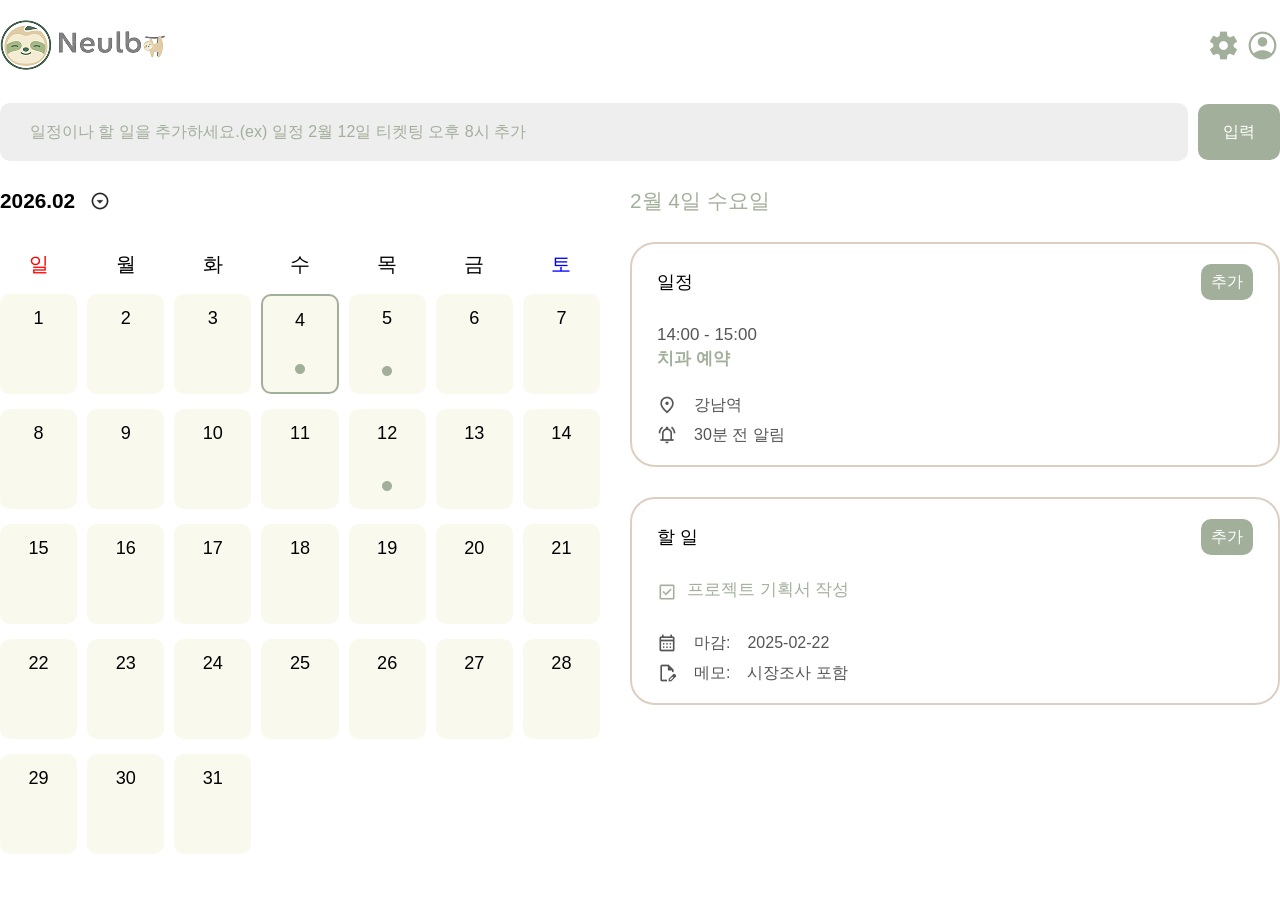
<file: index.html>
<!DOCTYPE html>
<html lang="en">
<head>
    <meta charset="UTF-8">
    <meta name="viewport" content="width=device-width, initial-scale=1.0">

    <!-- 파비콘&글꼴 -->
    <link rel="shortcut icon" href="./images/fabicon.png" type="iamge/x-icon">
    <link rel="icon" href="./images/fabicon.png" type="image/x-icon">
    <href="https://cdn.jsdelivr.net/gh/orioncactus/pretendard@v1.3.9/dist/web/static/pretendard-dynamic-subset.min.css"></href>

    <!-- 디자인파일 -->
    <link rel="stylesheet" href="./styles/reset.css">
    <link rel="stylesheet" href="./styles/index.css">
    <link rel="stylesheet" href="./styles/responsive.css">

    <!-- 스크립트 -->
    <script src="./script/index.js" defer></script>
    <title>Planer | 늘보</title>
</head>
<body>
    <main>
        <header>
            <h1><a href="./intdex.html"><img src="./images/logo.png" alt="늘보"></a></h1>
            <nav class="nav_r">
                <a href="#"><img src="./images/setting_btn.png" alt="설정"></a>
                <a href="#" class="profile"><img src="./images/profile.png" alt="프로필설정"></a>
                <!-- 프로필설정 드롭다운 -->
                <div class="profile_drop">
                    <a href="#"><span>UserName</span></a>
                    <a href="./profile.html"><span>프로필 설정</span></a>
                    <a href="./login.html"><span>로그인</span></a>
                </div>
            </nav>
        </header>

        <!-- 인풋 입력창 -->
        <section class="input">
            <p class="input_txt"><input type="text" name="user_txt" class="user_txt" placeholder="일정이나 할 일을 추가하세요.(ex) 일정 2월 12일 티켓팅 오후 8시 추가"></p>
            <p class="input_btn"><button type="button" class="btn">입력</button></p>
        </section>

        <!-- 메인 컨텐츠 -->
        <section class="main">
            <div class="left_cal">
                <div class="month_drop">
                    <h2>2026.02</h2>
                    <a href="#" class="month_down"><img src="./images/calender_down.png" alt=""></a>
                    <!-- left 캘린더 드롭다운js -->
                    <div class="minical_bg">
                        <div class="left_minical">
                            <div class="calender_header">
                                <div class="cal_left">
                                    <span class="year_month">2026년 <em>2</em>월</span>
                                    <span><img src="./images/celender_down.png" alt="캘린더 화살표"></span>
                                </div>
                                <div class="cal_right">
                                    <button><img src="./images/cel_left.png" alt="전월 이동"></button>
                                    <button><img src="./images/cel_right.png" alt="익월 이동"></button>
                                </div>
                            </div>
                            <div class="calender_wrap">
                                <ul class="week">
                                    <li class="sun">일</li>
                                    <li>월</li>
                                    <li>화</li>
                                    <li>수</li>
                                    <li>목</li>
                                    <li>금</li>
                                    <li class="sat">토</li>
                                </ul>
                                <ul class="day">
                                    <a href="#" class="mini_day">
                                        <li>1</li>
                                    </a>
                                    <a href="#" class="mini_day">
                                        <li>2</li>
                                    </a>
                                    <a href="#" class="mini_day">
                                        <li>3</li>
                                    </a>
                                    <a href="#" class="mini_day">
                                        <li>4</li>
                                    </a>
                                    <a href="#" class="mini_day">
                                        <li>5</li>
                                    </a>
                                    <a href="#" class="mini_day">
                                        <li>6</li>
                                    </a>
                                    <a href="#" class="mini_day">
                                        <li>7</li>
                                    </a>
                                    <a href="#" class="mini_day">
                                        <li>8</li>
                                    </a>
                                    <a href="#" class="mini_day">
                                        <li>9</li>
                                    </a>
                                    <a href="#" class="mini_day">
                                        <li>10</li>
                                    </a>
                                    <a href="#" class="mini_day">
                                        <li>11</li>
                                    </a>
                                    <a href="#" class="mini_day">
                                        <li>12</li>
                                    </a>
                                    <a href="#" class="mini_day">
                                        <li>13</li>
                                    </a>
                                    <a href="#" class="mini_day">
                                        <li>14</li>
                                    </a>
                                    <a href="#" class="mini_day">
                                        <li>15</li>
                                    </a>
                                    <a href="#" class="mini_day">
                                        <li>16</li>
                                    </a>
                                    <a href="#" class="mini_day">
                                        <li>17</li>
                                    </a>
                                    <a href="#" class="mini_day">
                                        <li>18</li>
                                    </a>
                                    <a href="#" class="mini_day">
                                        <li>19</li>
                                    </a>
                                    <a href="#" class="mini_day">
                                        <li>20</li>
                                    </a>
                                    <a href="#" class="mini_day">
                                        <li>21</li>
                                    </a>
                                    <a href="#" class="mini_day">
                                        <li>22</li>
                                    </a>
                                    <a href="#" class="mini_day">
                                        <li>23</li>
                                    </a>
                                    <a href="#" class="mini_day">
                                        <li>24</li>
                                    </a>
                                    <a href="#" class="mini_day">
                                        <li>25</li>
                                    </a>
                                    <a href="#" class="mini_day">
                                        <li>26</li>
                                    </a>
                                    <a href="#" class="mini_day">
                                        <li>27</li>
                                    </a>
                                    <a href="#" class="mini_day">
                                        <li>28</li>
                                    </a>
                                    <a href="#" class="mini_day">
                                        <li>29</li>
                                    </a>
                                    <a href="#" class="mini_day">
                                        <li>30</li>
                                    </a>
                                    <a href="#" class="mini_day">
                                        <li>31</li>
                                    </a>
                                </ul>
                            </div>
                        </div>
                    </div>
                </div>
                <!-- 왼쪽 큰 캘린더 -->
                <div class="calender">
                    <ul class="day_week">
                        <li>일</li>
                        <li>월</li>
                        <li>화</li>
                        <li>수</li>
                        <li>목</li>
                        <li>금</li>
                        <li>토</li>
                    </ul>
                    <ul class="day_num">
                        <a href="#" class="day_wrap">
                            <li class="day">
                                <span>1</span>
                                <span><!-- <img src="./images/active_on.png" alt=""> --></p>
                            </li>
                        </a>
                        <a href="#" class="day_wrap">
                            <li class="day">
                                <span>2</span>
                                <span><!-- <img src="./images/active_on.png" alt=""> --></p>
                            </li>
                        </a>
                        <a href="#" class="day_wrap">
                            <li class="day">
                                <span>3</span>
                                <span><!-- <img src="./images/active_on.png" alt=""> --></p>
                            </li>
                        </a>
                        <a href="#" class="day_wrap active">
                            <li class="day">
                                <span>4</span>
                                <span><img src="./images/active_on.png" alt=""></p>
                            </li>
                        </a>
                        <a href="#" class="day_wrap">
                            <li class="day">
                                <span>5</span>
                                <span><img src="./images/active_on.png" alt=""></p>
                            </li>
                        </a>
                        <a href="#" class="day_wrap">
                            <li class="day">
                                <span>6</span>
                                <span><!-- <img src="./images/active_on.png" alt=""> --></p>
                            </li>
                        </a>
                        <a href="#" class="day_wrap">
                            <li class="day">
                                <span>7</span>
                                <span><!-- <img src="./images/active_on.png" alt=""> --></p>
                            </li>
                        </a>
                        <a href="#" class="day_wrap">
                            <li class="day">
                                <span>8</span>
                                <span><!-- <img src="./images/active_on.png" alt=""> --></p>
                            </li>
                        </a>
                        <a href="#" class="day_wrap">
                            <li class="day">
                                <span>9</span>
                                <span><!-- <img src="./images/active_on.png" alt=""> --></p>
                            </li>
                        </a>
                        <a href="#" class="day_wrap">
                            <li class="day">
                                <span>10</span>
                                <span><!-- <img src="./images/active_on.png" alt=""> --></p>
                            </li>
                        </a>
                        <a href="#" class="day_wrap">
                            <li class="day">
                                <span>11</span>
                                <span><!-- <img src="./images/active_on.png" alt=""> --></p>
                            </li>
                        </a>
                        <a href="#" class="day_wrap">
                            <li class="day">
                                <span>12</span>
                                <span><img src="./images/active_on.png" alt=""></p>
                            </li>
                        </a>
                        <a href="#" class="day_wrap">
                            <li class="day">
                                <span>13</span>
                                <span><!-- <img src="./images/active_on.png" alt=""> --></p>
                            </li>
                        </a>
                        <a href="#" class="day_wrap">
                            <li class="day">
                                <span>14</span>
                                <span><!-- <img src="./images/active_on.png" alt=""> --></p>
                            </li>
                        </a>
                        <a href="#" class="day_wrap">
                            <li class="day">
                                <span>15</span>
                                <span><!-- <img src="./images/active_on.png" alt=""> --></p>
                            </li>
                        </a>
                        <a href="#" class="day_wrap">
                            <li class="day">
                                <span>16</span>
                                <span><!-- <img src="./images/active_on.png" alt=""> --></p>
                            </li>
                        </a>
                        <a href="#" class="day_wrap">
                            <li class="day">
                                <span>17</span>
                                <span><!-- <img src="./images/active_on.png" alt=""> --></p>
                            </li>
                        </a>
                        <a href="#" class="day_wrap">
                            <li class="day">
                                <span>18</span>
                                <span><!-- <img src="./images/active_on.png" alt=""> --></p>
                            </li>
                        </a>
                        <a href="#" class="day_wrap">
                            <li class="day">
                                <span>19</span>
                                <span><!-- <img src="./images/active_on.png" alt=""> --></p>
                            </li>
                        </a>
                        <a href="#" class="day_wrap">
                            <li class="day">
                                <span>20</span>
                                <span><!-- <img src="./images/active_on.png" alt=""> --></p>
                            </li>
                        </a>
                        <a href="#" class="day_wrap">
                            <li class="day">
                                <span>21</span>
                                <span><!-- <img src="./images/active_on.png" alt=""> --></p>
                            </li>
                        </a>
                        <a href="#" class="day_wrap">
                            <li class="day">
                                <span>22</span>
                                <span><!-- <img src="./images/active_on.png" alt=""> --></p>
                            </li>
                        </a>
                        <a href="#" class="day_wrap">
                            <li class="day">
                                <span>23</span>
                                <span><!-- <img src="./images/active_on.png" alt=""> --></p>
                            </li>
                        </a>
                        <a href="#" class="day_wrap">
                            <li class="day">
                                <span>24</span>
                                <span><!-- <img src="./images/active_on.png" alt=""> --></p>
                            </li>
                        </a>
                        <a href="#" class="day_wrap">
                            <li class="day">
                                <span>25</span>
                                <span><!-- <img src="./images/active_on.png" alt=""> --></p>
                            </li>
                        </a>
                        <a href="#" class="day_wrap">
                            <li class="day">
                                <span>26</span>
                                <span><!-- <img src="./images/active_on.png" alt=""> --></p>
                            </li>
                        </a>
                        <a href="#" class="day_wrap">
                            <li class="day">
                                <span>27</span>
                                <span><!-- <img src="./images/active_on.png" alt=""> --></p>
                            </li>
                        </a>
                        <a href="#" class="day_wrap">
                            <li class="day">
                                <span>28</span>
                                <span><!-- <img src="./images/active_on.png" alt=""> --></p>
                            </li>
                        </a>
                        <a href="#" class="day_wrap">
                            <li class="day">
                                <span>29</span>
                                <span><!-- <img src="./images/active_on.png" alt=""> --></p>
                            </li>
                        </a>
                        <a href="#" class="day_wrap">
                            <li class="day">
                                <span>30</span>
                                <span><!-- <img src="./images/active_on.png" alt=""> --></p>
                            </li>
                        </a>
                        <a href="#" class="day_wrap">
                            <li class="day">
                                <span>31</span>
                                <span><!-- <img src="./images/active_on.png" alt=""> --></p>
                            </li>
                        </a>
                    </ul>
                </div>
            </div>
            <div class="right_card">
                <h2>2월 4일 수요일</h2>
                <div class="card card1">
                    <div class="card_title">
                        <h3>일정</h3>
                        <p><button type="button" class="add js_add1">추가</button></p>
                    </div>
                    <div class="contents">
                        <p class="time">14:00 - 15:00</p>
                        <p class="card_name">치과 예약</p>
                    </div>
                    <div class="card_info">
                        <p class="place">
                            <span><img src="./images/place_on.png" alt=""></span>
                            <span>강남역</span>
                        </p>
                        <p class="alarm">
                            <span><img src="./images/alarm_active.png" alt=""></span>
                            <span>30분 전 알림</span>
                        </p>
                    </div>
                </div>
                <div class="card card2">
                    <div class="card_title">
                        <h3>할 일</h3>
                        <p><button type="button" class="add js_add2">추가</button></p>
                    </div>
                    <div class="contents">
                        <p class="card_name">
                            <span class="check_box"><img src="./images/check_on.png" alt=""></span>
                            프로젝트 기획서 작성
                        </p>
                    </div>
                    <div class="card_info">
                        <p class="deadline">
                            <span><img src="./images/calendar.png" alt=""></span>
                            <span><em>마감:</em>2025-02-22</span>
                        </p>
                        <p class="memo">
                            <span><img src="./images/memo.png" alt=""></span>
                            <span><em>메모:</em>시장조사 포함</span>
                        </p>
                    </div>
                </div>
            </div>
            <!-- 일정카드 '추가' 버튼 클릭하면 실행되는 팝업 -->
            <div class="add_bg"> <!-- 투명배경 fixed -->
                <div class="add_wrap "> <!-- 일정배경 -->
                    <a href="#" class="plan_close"><img src="./images/close.png" alt="창 닫기 "></a>
                    <p>일정 | 신규</p>
                    <div class="plan_title">
                        <p class="input_txt"><input type="text" name="user_txt" class="user_txt" placeholder="일정을 추가하세요."></p>
                        <p class="input_btn"><button type="button" class="btn">추가</button></p>
                    </div>
                    <div class="plan_contents">
                        <div class="day_state">
                            <p>하루종일</p>
                            <input type="checkbox" name="day_on" id="day_on">
                            <label for="day_on">
                                <span class="switch"></span>
                                <span class="switch_state"></span>
                            </label>
                        </div>
                        <div class="start">
                            <p>시작</p>
                            <div class="start_date">
                                <a href="#" class=""><span class="date tab_date1 tab_active">2026. 2. 4</span></a>
                                <a href="#" class=""><span class="tab_time1 time"><em>오전</em> 11:00</span></a>
                            </div>
                        </div>
                        <!-- '시작' 날짜 클릭 시, 출력되는 달력  -->
                        <div class="calender_bg start_cal">
                            <div class="plan_cal">
                                <div class="calender_header">
                                    <div class="cal_left">
                                        <span class="year_month">2026년 <em>2</em>월</span>
                                        <span><img src="./images/celender_down.png" alt="캘린더 화살표"></span>
                                    </div>
                                    <div class="cal_right">
                                        <button><img src="./images/cel_left.png" alt="전월 이동"></button>
                                        <button><img src="./images/cel_right.png" alt="익월 이동"></button>
                                    </div>
                                </div>
                                <div class="calender2">
                                    <ul class="week">
                                        <li class="sun">일</li>
                                        <li>월</li>
                                        <li>화</li>
                                        <li>수</li>
                                        <li>목</li>
                                        <li>금</li>
                                        <li class="sat">토</li>
                                    </ul>
                                    <ul class="day">
                                        <a href="#" class="mini_day">
                                            <li>1</li>
                                        </a>
                                        <a href="#" class="mini_day">
                                            <li>2</li>
                                        </a>
                                        <a href="#" class="mini_day">
                                            <li>3</li>
                                        </a>
                                        <a href="#" class="mini_day selected">
                                            <li>4</li>
                                        </a>
                                        <a href="#" class="mini_day">
                                            <li>5</li>
                                        </a>
                                        <a href="#" class="mini_day">
                                            <li>6</li>
                                        </a>
                                        <a href="#" class="mini_day">
                                            <li>7</li>
                                        </a>
                                        <a href="#" class="mini_day">
                                            <li>8</li>
                                        </a>
                                        <a href="#" class="mini_day">
                                            <li>9</li>
                                        </a>
                                        <a href="#" class="mini_day">
                                            <li>10</li>
                                        </a>
                                        <a href="#" class="mini_day">
                                            <li>11</li>
                                        </a>
                                        <a href="#" class="mini_day">
                                            <li>12</li>
                                        </a>
                                        <a href="#" class="mini_day">
                                            <li>13</li>
                                        </a>
                                        <a href="#" class="mini_day">
                                            <li>14</li>
                                        </a>
                                        <a href="#" class="mini_day">
                                            <li>15</li>
                                        </a>
                                        <a href="#" class="mini_day">
                                            <li>16</li>
                                        </a>
                                        <a href="#" class="mini_day">
                                            <li>17</li>
                                        </a>
                                        <a href="#" class="mini_day">
                                            <li>18</li>
                                        </a>
                                        <a href="#" class="mini_day">
                                            <li>19</li>
                                        </a>
                                        <a href="#" class="mini_day">
                                            <li>20</li>
                                        </a>
                                        <a href="#" class="mini_day">
                                            <li>21</li>
                                        </a>
                                        <a href="#" class="mini_day">
                                            <li>22</li>
                                        </a>
                                        <a href="#" class="mini_day">
                                            <li>23</li>
                                        </a>
                                        <a href="#" class="mini_day">
                                            <li>24</li>
                                        </a>
                                        <a href="#" class="mini_day">
                                            <li>25</li>
                                        </a>
                                        <a href="#" class="mini_day">
                                            <li>26</li>
                                        </a>
                                        <a href="#" class="mini_day">
                                            <li>27</li>
                                        </a>
                                        <a href="#" class="mini_day">
                                            <li>28</li>
                                        </a>
                                        <a href="#" class="mini_day">
                                            <li>29</li>
                                        </a>
                                        <a href="#" class="mini_day">
                                            <li>30</li>
                                        </a>
                                        <a href="#" class="mini_day">
                                            <li>31</li>
                                        </a>
                                    </ul>
                                </div>
                            </div>
                        </div>
                        <!-- '시작' 시간 클릭 시, 출력되는 타임피커 -->
                        <div class="picker_bg start_time">
                            <div class="time_picker">
                                <div class="time_wheel">
                                    <!-- 윗줄 -->
                                    <div class="row dim">
                                        <span class="ampm">AM</span>
                                        <span>05</span>
                                        <span>55</span>
                                    </div>

                                    <!-- 선택 줄 -->
                                    <div class="row select_time">
                                        PM
                                        <span>06</span>
                                        <span>00</span>
                                    </div>

                                    <!-- 아랫줄 -->
                                    <div class="row dim">
                                        AM
                                        <span>07</span>
                                        <span>05</span>
                                    </div>
                                </div>
                            </div>
                        </div>
                        <div class="end">
                            <p>종료</p>
                            <div class="start_date">
                                <a href="#"><span class="date tab_date2 tab_active">2026. 2. 5</span></a>
                                <a href="#"><span class="time tab_time2"><em>오후</em> 12:00</span></a>
                            </div>
                        </div>
                        <!-- '종료' 날짜 클릭 시, 출력되는 달력  -->
                        <div class="calender_bg end_cal">
                            <div class="plan_cal">
                                <div class="calender_header">
                                    <div class="cal_left">
                                        <span class="year_month">2026년 <em>2</em>월</span>
                                        <span><img src="./images/celender_down.png" alt="캘린더 화살표"></span>
                                    </div>
                                    <div class="cal_right">
                                        <button><img src="./images/cel_left.png" alt="전월 이동"></button>
                                        <button><img src="./images/cel_right.png" alt="익월 이동"></button>
                                    </div>
                                </div>
                                <div class="calender2">
                                    <ul class="week">
                                        <li class="sun">일</li>
                                        <li>월</li>
                                        <li>화</li>
                                        <li>수</li>
                                        <li>목</li>
                                        <li>금</li>
                                        <li class="sat">토</li>
                                    </ul>
                                    <ul class="day">
                                        <a href="#" class="mini_day">
                                            <li>1</li>
                                        </a>
                                        <a href="#" class="mini_day">
                                            <li>2</li>
                                        </a>
                                        <a href="#" class="mini_day">
                                            <li>3</li>
                                        </a>
                                        <a href="#" class="mini_day selected">
                                            <li>4</li>
                                        </a>
                                        <a href="#" class="mini_day">
                                            <li>5</li>
                                        </a>
                                        <a href="#" class="mini_day">
                                            <li>6</li>
                                        </a>
                                        <a href="#" class="mini_day">
                                            <li>7</li>
                                        </a>
                                        <a href="#" class="mini_day">
                                            <li>8</li>
                                        </a>
                                        <a href="#" class="mini_day">
                                            <li>9</li>
                                        </a>
                                        <a href="#" class="mini_day">
                                            <li>10</li>
                                        </a>
                                        <a href="#" class="mini_day">
                                            <li>11</li>
                                        </a>
                                        <a href="#" class="mini_day">
                                            <li>12</li>
                                        </a>
                                        <a href="#" class="mini_day">
                                            <li>13</li>
                                        </a>
                                        <a href="#" class="mini_day">
                                            <li>14</li>
                                        </a>
                                        <a href="#" class="mini_day">
                                            <li>15</li>
                                        </a>
                                        <a href="#" class="mini_day">
                                            <li>16</li>
                                        </a>
                                        <a href="#" class="mini_day">
                                            <li>17</li>
                                        </a>
                                        <a href="#" class="mini_day">
                                            <li>18</li>
                                        </a>
                                        <a href="#" class="mini_day">
                                            <li>19</li>
                                        </a>
                                        <a href="#" class="mini_day">
                                            <li>20</li>
                                        </a>
                                        <a href="#" class="mini_day">
                                            <li>21</li>
                                        </a>
                                        <a href="#" class="mini_day">
                                            <li>22</li>
                                        </a>
                                        <a href="#" class="mini_day">
                                            <li>23</li>
                                        </a>
                                        <a href="#" class="mini_day">
                                            <li>24</li>
                                        </a>
                                        <a href="#" class="mini_day">
                                            <li>25</li>
                                        </a>
                                        <a href="#" class="mini_day">
                                            <li>26</li>
                                        </a>
                                        <a href="#" class="mini_day">
                                            <li>27</li>
                                        </a>
                                        <a href="#" class="mini_day">
                                            <li>28</li>
                                        </a>
                                        <a href="#" class="mini_day">
                                            <li>29</li>
                                        </a>
                                        <a href="#" class="mini_day">
                                            <li>30</li>
                                        </a>
                                        <a href="#" class="mini_day">
                                            <li>31</li>
                                        </a>
                                    </ul>
                                </div>
                            </div>
                        </div>
                        <div class="picker_bg end_time">
                            <div class="time_picker">
                                <div class="time_wheel">
                                    <!-- 윗줄 -->
                                    <div class="row dim">
                                        <span class="ampm">AM</span>
                                        <span>05</span>
                                        <span>55</span>
                                    </div>

                                    <!-- 선택 줄 -->
                                    <div class="row select_time">
                                        PM
                                        <span>06</span>
                                        <span>00</span>
                                    </div>

                                    <!-- 아랫줄 -->
                                    <div class="row dim">
                                        AM
                                        <span>07</span>
                                        <span>05</span>
                                    </div>
                                </div>
                            </div>
                        </div>
                        <div class="repeat">
                            <p>반복</p>
                            <a href="#" class="repeat_drop"><span>안 함</span><img src="./images/repea_circle.png" alt="반복 드롭다운 버튼"></a>
                            <div class="drop_wrap">
                                <a href="#"><span>안함</span></a>
                                <a href="#"><span>매주</span></a>
                                <a href="#"><span>매월</span></a>
                                <a href="#"><span>매년</span></a>
                                <a href="#"><span>매일</span></a>
                            </div>
                        </div>
                    </div>
                </div>
                <!-- 드롭다운 js -->
            </div>
            <!-- 할 일 카드 '추가' 버튼 클릭하면 실행되는 팝업 -->
            <div class="todo_bg"> <!-- 투명배경 fixed -->
                <div class="todo_wrap"> <!-- 일정배경 -->
                    <a href="#" class="todo_close"><img src="./images/close.png" alt="창 닫기 "></a>
                    <p>할 일 | 신규</p>
                    <div class="todo_title">
                        <p class="input_txt"><input type="text" name="user_txt" class="user_txt" placeholder="일정을 추가하세요."></p>
                        <p class="input_btn"><button type="button" class="btn">추가</button></p>
                    </div>
                    <div class="todo_contents">
                        <div class="start">
                            <p>날짜</p>
                            <div class="start_date">
                                <a href="#"><span class="date tab_plan tab_active">2026. 2. 5</span></a>
                            </div>
                        </div>
                        <div class="calender_bg date_cal">
                            <div class="plan_cal">
                                <div class="calender_header">
                                    <div class="cal_left">
                                        <span class="year_month">2026년 <em>2</em>월</span>
                                        <span><img src="./images/celender_down.png" alt="캘린더 화살표"></span>
                                    </div>
                                    <div class="cal_right">
                                        <button><img src="./images/cel_left.png" alt="전월 이동"></button>
                                        <button><img src="./images/cel_right.png" alt="익월 이동"></button>
                                    </div>
                                </div>
                                <div class="calender2">
                                    <ul class="week">
                                        <li class="sun">일</li>
                                        <li>월</li>
                                        <li>화</li>
                                        <li>수</li>
                                        <li>목</li>
                                        <li>금</li>
                                        <li class="sat">토</li>
                                    </ul>
                                    <ul class="day">
                                        <a href="#" class="mini_day">
                                            <li>1</li>
                                        </a>
                                        <a href="#" class="mini_day">
                                            <li>2</li>
                                        </a>
                                        <a href="#" class="mini_day">
                                            <li>3</li>
                                        </a>
                                        <a href="#" class="mini_day selected">
                                            <li>4</li>
                                        </a>
                                        <a href="#" class="mini_day">
                                            <li>5</li>
                                        </a>
                                        <a href="#" class="mini_day">
                                            <li>6</li>
                                        </a>
                                        <a href="#" class="mini_day">
                                            <li>7</li>
                                        </a>
                                        <a href="#" class="mini_day">
                                            <li>8</li>
                                        </a>
                                        <a href="#" class="mini_day">
                                            <li>9</li>
                                        </a>
                                        <a href="#" class="mini_day">
                                            <li>10</li>
                                        </a>
                                        <a href="#" class="mini_day">
                                            <li>11</li>
                                        </a>
                                        <a href="#" class="mini_day">
                                            <li>12</li>
                                        </a>
                                        <a href="#" class="mini_day">
                                            <li>13</li>
                                        </a>
                                        <a href="#" class="mini_day">
                                            <li>14</li>
                                        </a>
                                        <a href="#" class="mini_day">
                                            <li>15</li>
                                        </a>
                                        <a href="#" class="mini_day">
                                            <li>16</li>
                                        </a>
                                        <a href="#" class="mini_day">
                                            <li>17</li>
                                        </a>
                                        <a href="#" class="mini_day">
                                            <li>18</li>
                                        </a>
                                        <a href="#" class="mini_day">
                                            <li>19</li>
                                        </a>
                                        <a href="#" class="mini_day">
                                            <li>20</li>
                                        </a>
                                        <a href="#" class="mini_day">
                                            <li>21</li>
                                        </a>
                                        <a href="#" class="mini_day">
                                            <li>22</li>
                                        </a>
                                        <a href="#" class="mini_day">
                                            <li>23</li>
                                        </a>
                                        <a href="#" class="mini_day">
                                            <li>24</li>
                                        </a>
                                        <a href="#" class="mini_day">
                                            <li>25</li>
                                        </a>
                                        <a href="#" class="mini_day">
                                            <li>26</li>
                                        </a>
                                        <a href="#" class="mini_day">
                                            <li>27</li>
                                        </a>
                                        <a href="#" class="mini_day">
                                            <li>28</li>
                                        </a>
                                        <a href="#" class="mini_day">
                                            <li>29</li>
                                        </a>
                                        <a href="#" class="mini_day">
                                            <li>30</li>
                                        </a>
                                        <a href="#" class="mini_day">
                                            <li>31</li>
                                        </a>
                                    </ul>
                                </div>
                            </div>
                        </div>
                    </div>
                </div>
            </div>
        </section>
    </main>
</body>
</html>
</file>
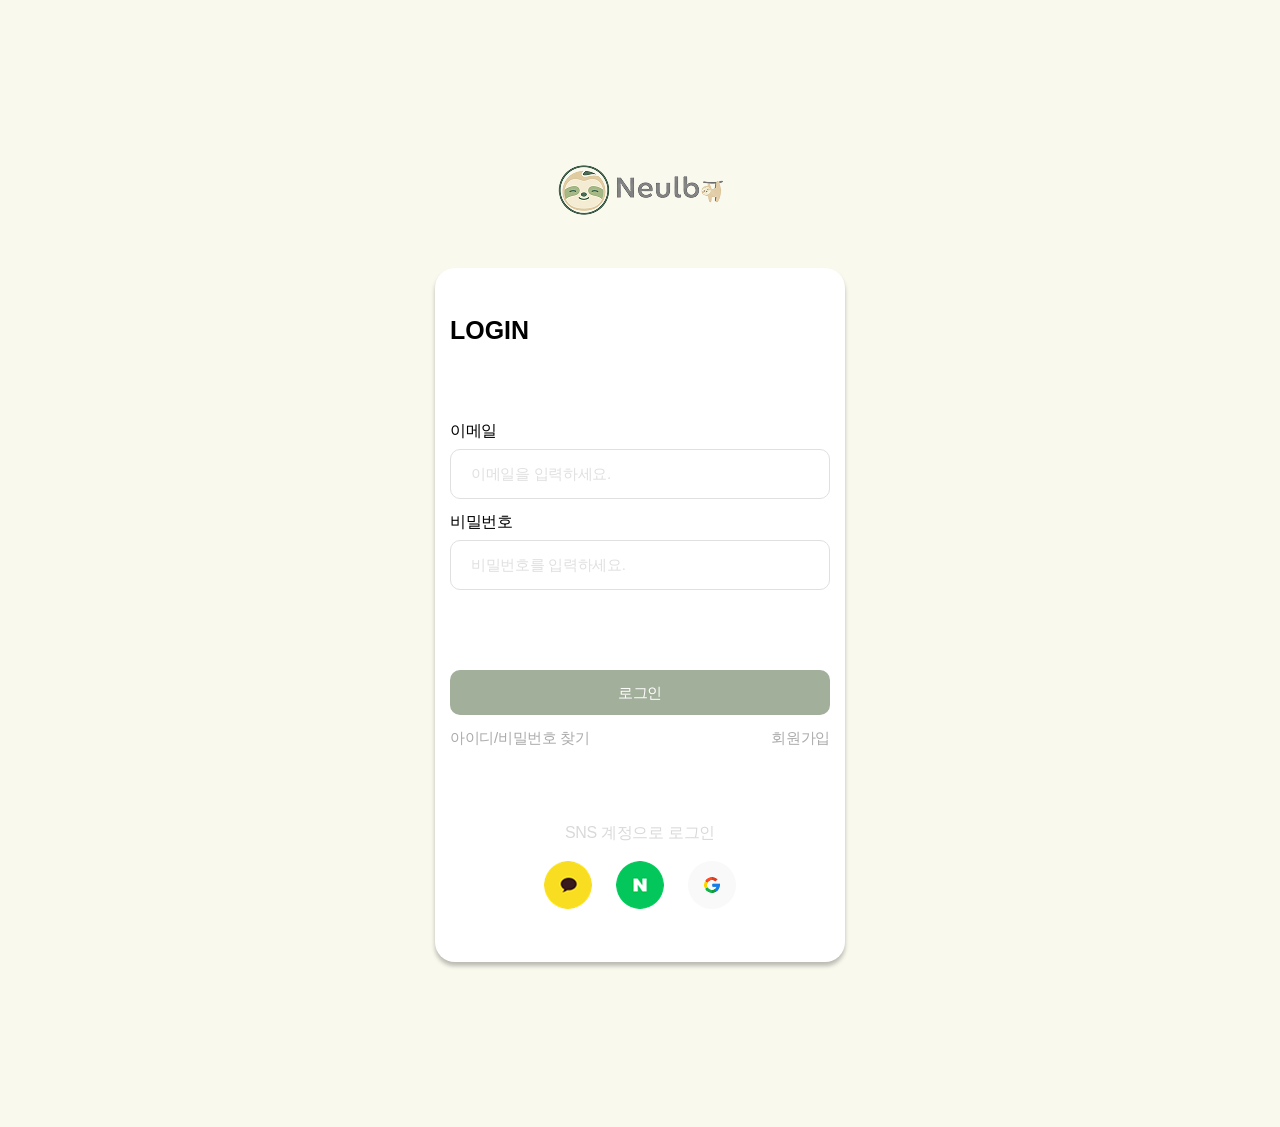
<file: login.html>
<!DOCTYPE html>
<html lang="ko">
<head>
    <meta charset="UTF-8">
    <meta name="viewport" content="width=device-width, initial-scale=1.0">

    <!-- 파비콘&글꼴 -->
    <link rel="shortcut icon" href="./images/fabicon.png" type="iamge/x-icon">
    <link rel="icon" href="./images/fabicon.png" type="image/x-icon">
    <href="https://cdn.jsdelivr.net/gh/orioncactus/pretendard@v1.3.9/dist/web/static/pretendard-dynamic-subset.min.css"></href>

    <!-- 디자인파일 -->
    <link rel="stylesheet" href="./styles/reset.css">
    <link rel="stylesheet" href="./styles/login.css">
    <link rel="stylesheet" href="./styles/responsive.css">

    <!-- 스크립트 -->
    <title>Planer | 늘보</title>
</head>
<body>
    <main>
        <h1><a href="./intdex.html"><img src="./images/logo.png" alt="늘보"></a></h1>
        <div class="login_wrap">
            <div class="login_title"><p>LOGIN</p></div>
            <div class="login_container">
                <form action="#" method="post">
                    <div class="login_box">
                        <dl>
                            <dt>이메일</dt>
                            <dd><input type="email" name="use_id" id="use_id" placeholder="이메일을 입력하세요."></dd>
                        </dl>
                        <dl>
                            <dt>비밀번호</dt>
                            <dd><input type="password" name="use_pw" id="use_pw" placeholder="비밀번호를 입력하세요."></dd>
                        </dl>
                    </div>
                    <div class="login_btn">
                        <button type="button" id="login_btn">로그인</button>
                    </div>
                    <div class="search_join">
                        <a href="#">아이디/비밀번호 찾기</a>
                        <a href="./sign.html">회원가입</a>
                    </div>
                </form>
                <div class="login_sns">
                    <p>SNS 계정으로 로그인</p>
                    <div class="sns_wrap">
                        <a href="#"><img src="./images/kakao.png" alt="카카오계정 로그인/회원가입"></a>
                        <a href="#"><img src="./images/naver.png" alt="네이버계정 로그인/회원가입"></a>
                        <a href="#"><img src="./images/google.png" alt="구글계정 로그인/회원가입"></a>
                    </div>
                </div>
            </div>
        </div>
    </main>
</body>
</html>
</file>
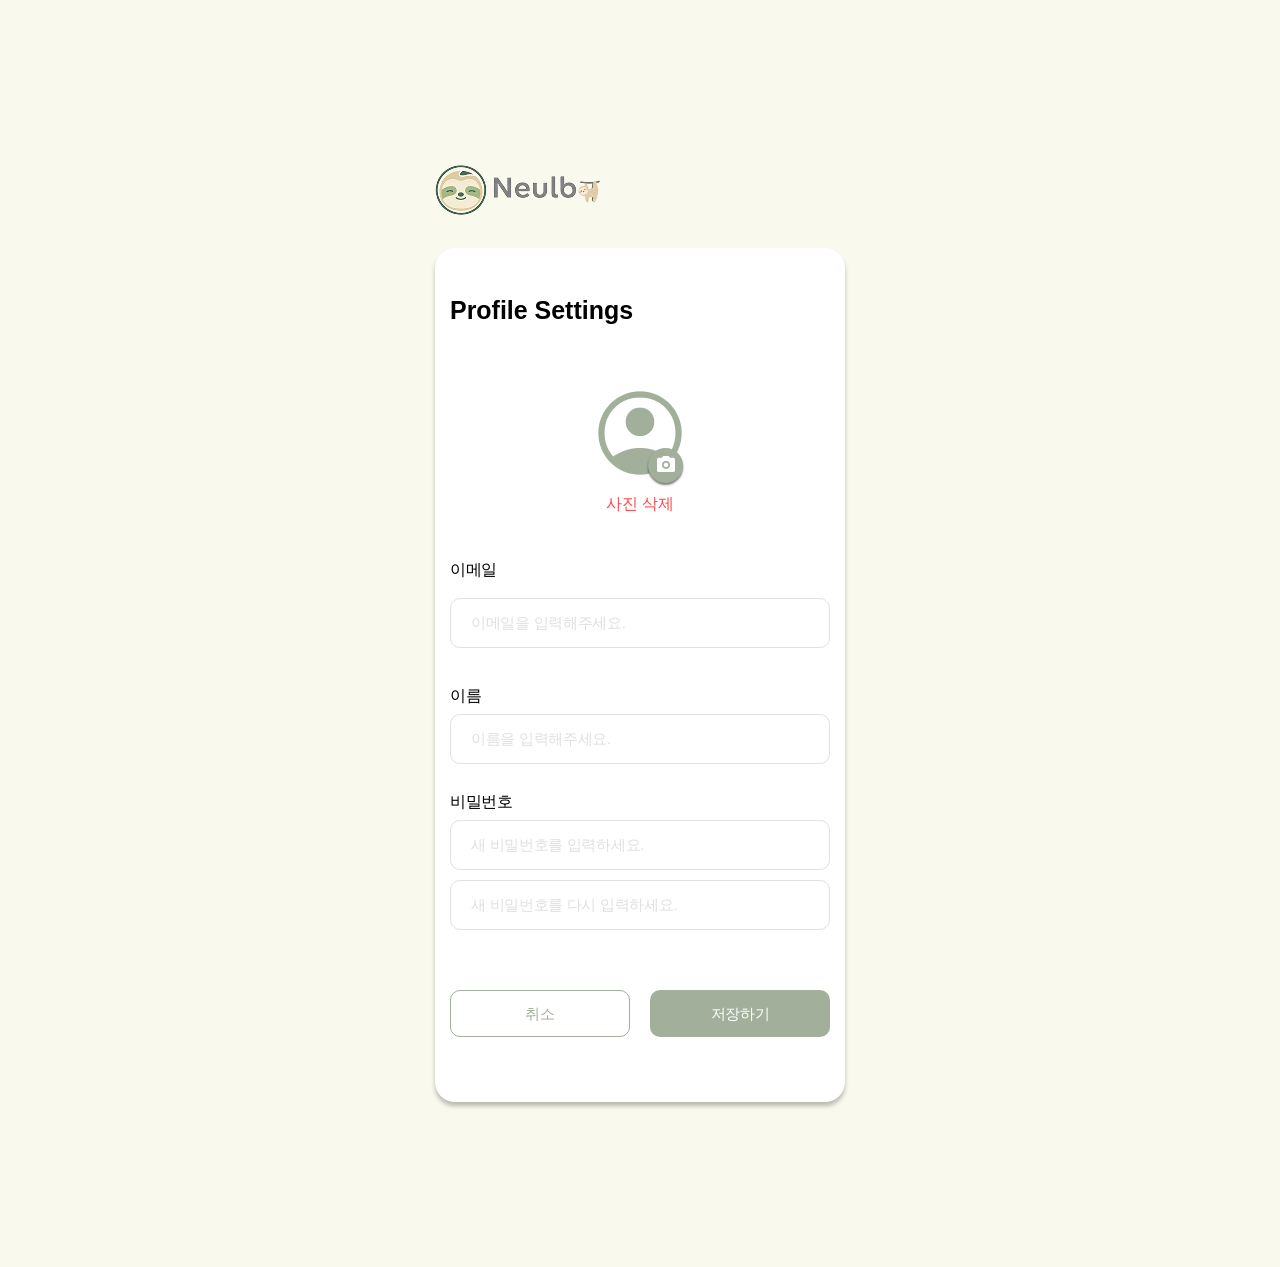
<file: profile.html>
<!DOCTYPE html>
<html lang="ko">
<head>
    <meta charset="UTF-8">
    <meta name="viewport" content="width=device-width, initial-scale=1.0">

    <!-- 파비콘&글꼴 -->
    <link rel="shortcut icon" href="./images/fabicon.png" type="iamge/x-icon">
    <link rel="icon" href="./images/fabicon.png" type="image/x-icon">
    <href="https://cdn.jsdelivr.net/gh/orioncactus/pretendard@v1.3.9/dist/web/static/pretendard-dynamic-subset.min.css"></href>

    <!-- 디자인파일 -->
    <link rel="stylesheet" href="./styles/reset.css">
    <link rel="stylesheet" href="./styles/profile.css">
    <link rel="stylesheet" href="./styles/responsive.css">

    <!-- 스크립트 -->
    <title>Planer | 늘보</title>
</head>
<body>
    <main>
        <div class="setting_top">
            <h1><a href="./index.html"><img src="./images/logo.png" alt="늘보"></a></h1>
        </div>
        <div class="setting_wrap">
            <div class="setting_title"><p>Profile Settings</p></div>
            <div class="setting_img">
                <div class="profile_img">
                    <p><img src="./images/profile_setting.png" alt="프로필 사진"></p>
                    <button class="library"><img src="./images/photo_camera.png" alt="프로필 사진 세팅 버튼"></button>
                </div>
                <button>사진 삭제</button>
            </div>
            <div class="setting_container">
                <form action="#" method="post">
                    <dl class="email_check">
                        <dt>이메일</dt>
                        <dd>
                            <input type="text" name="user_email" id="user_email" placeholder="이메일을 입력해주세요.">
                        </dd>
                    </dl>
                    <dl class="name_check">
                        <dt>이름</dt>
                        <dd><input type="text" name="user_name" id="user_name" placeholder="이름을 입력해주세요."></dd>
                    </dl>
                    <dl class="pw_check">
                        <dt>비밀번호</dt>
                        <dd><input type="password" name="user_pw" id="user_pw" placeholder="새 비밀번호를 입력하세요."></dd>
                        <dd><input type="password" name="user_pwpw" id="user_pwpw" placeholder="새 비밀번호를 다시 입력하세요."></dd>
                    </dl>
                    <div class="setting_btn">
                        <button type="button" id="cancle_btn">취소</button>
                        <button type="button" id="save_btn">저장하기</button>
                    </div>
                </form>
            </div>
        </div>
    </main>
</body>
</html>
</file>
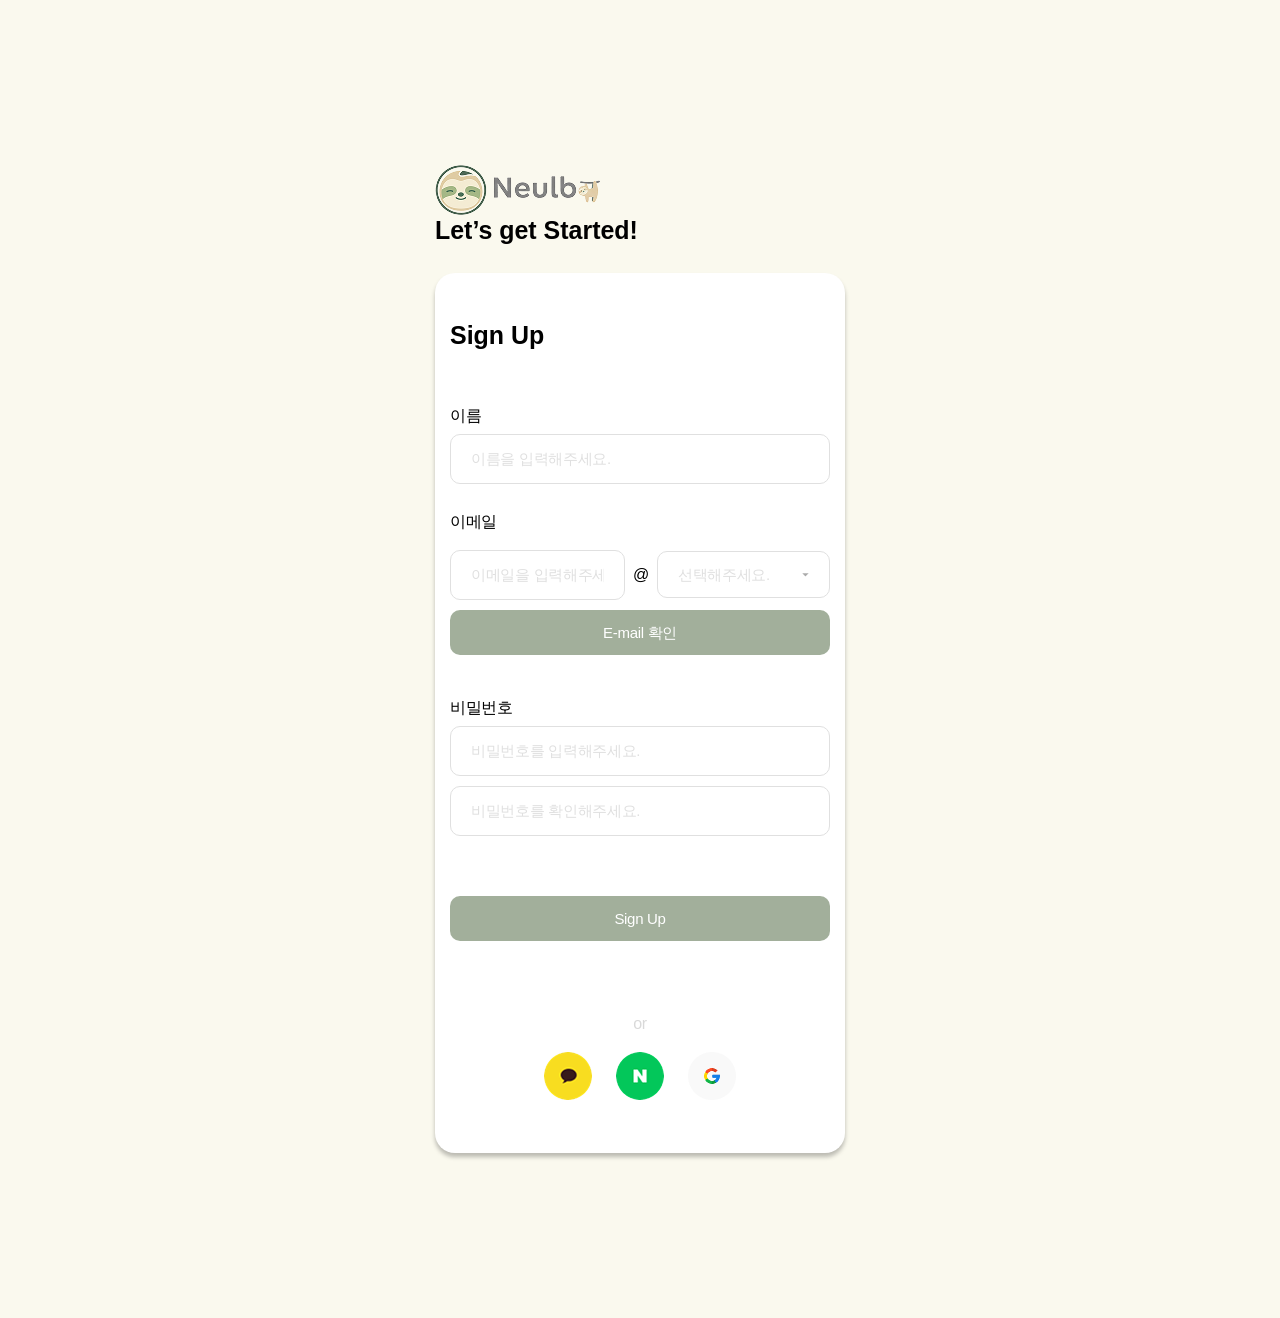
<file: sign.html>
<!DOCTYPE html>
<html lang="ko">
<head>
    <meta charset="UTF-8">
    <meta name="viewport" content="width=device-width, initial-scale=1.0">

    <!-- 파비콘&글꼴 -->
    <link rel="shortcut icon" href="./images/fabicon.png" type="iamge/x-icon">
    <link rel="icon" href="./images/fabicon.png" type="image/x-icon">
    <href="https://cdn.jsdelivr.net/gh/orioncactus/pretendard@v1.3.9/dist/web/static/pretendard-dynamic-subset.min.css"></href>

    <!-- 디자인파일 -->
    <link rel="stylesheet" href="./styles/reset.css">
    <link rel="stylesheet" href="./styles/sign.css">
    <link rel="stylesheet" href="./styles/responsive.css">

    <!-- 스크립트 -->
    <title>Planer | 늘보</title>
</head>
<body>
    <main>
        <div class="sign_top">
            <h1><a href="./index.html"><img src="./images/logo.png" alt="늘보"></a></h1>
            <p>Let’s get Started!</p>
        </div>
        <div class="sign_wrap">
            <div class="sign_title"><p>Sign Up</p></div>
            <div class="sign_container">
                <form action="#" method="post">
                    <dl class="name_check">
                        <dt>이름</dt>
                        <dd><input type="text" name="user_name" id="user_name" placeholder="이름을 입력해주세요."></dd>
                    </dl>
                    <dl class="email_check">
                        <dt>이메일</dt>
                        <dd>
                            <input type="text" name="user_email" id="user_email" placeholder="이메일을 입력해주세요.">
                            @
                            <select name="email_list" id="email_list">
                                <option value="direct">선택해주세요.</option>
                                <option value="kakao">kakao.com</option>
                                <option value="hanmail">hanmail.net</option>
                                <option value="nate">nate.com</option>
                            </select>
                        </dd>
                        <button type="button" id="email_check">E-mail 확인</button>
                    </dl>
                    <dl class="pw_check">
                        <dt>비밀번호</dt>
                        <dd><input type="password" name="user_pw" id="user_pw" placeholder="비밀번호를 입력해주세요."></dd>
                        <dd><input type="password" name="user_pwpw" id="user_pwpw" placeholder="비밀번호를 확인해주세요."></dd>
                    </dl>
                    <div class="signup_btn">
                        <button type="button" id="signup_btn">Sign Up</button>
                    </div>
                </form>
                <div class="sign_sns">
                    <p>or</p>
                    <div class="sns_wrap">
                        <a href="#"><img src="./images/kakao.png" alt="카카오계정 로그인/회원가입"></a>
                        <a href="#"><img src="./images/naver.png" alt="네이버계정 로그인/회원가입"></a>
                        <a href="#"><img src="./images/google.png" alt="구글계정 로그인/회원가입"></a>
                    </div>
                </div>
            </div>
        </div>
    </main>
</body>
</html>
</file>
<file: styles/index.css>
main {
    max-width: 1400px; margin: 0 auto;
}

/* 헤더 */
main header {
    display: flex; flex-flow: row nowrap; justify-content: space-between; align-items: center;
    padding-top: 20px;
}
main header h1 {}
main header h1 > a {}
main header h1 > a img {}
main header .nav_r {position: relative;}
main header .nav_r > a {}
main header .nav_r > a img {}
main header .nav_r .profile_drop {
    background-color: #FFF; color: #A2AF9B;
    width: 140px;
    position: absolute; top: calc(100% + 8px); right: 0; z-index: 999;
    border-radius: 10px;
    box-shadow: 0 10px 25px rgba(0,0,0,0.1);
}
main header .nav_r .profile_drop > a {
    display: block;
    text-align: left;
    padding: 14px 20px;
    transition: all 0.3s;
}
main header .nav_r .profile_drop > a:hover {
    display: block;
    background-color: #EEEEEE;
}
main header .nav_r .profile_drop > a:first-child {
    border-bottom: 1px solid #eee;
    padding-bottom: 10px;
}
main header .nav_r .profile_drop > a > span {color: #A2AF9B;}

/* 인풋 입력창 - 공통 선택자 */
main .main .add_bg .add_wrap .plan_title .input_txt {}
main > * .input_txt {
    padding: 20px 30px; border-radius: 10px;
    background-color: #EEEEEE; color: #A2AF9B;
}
main > * .input_txt .user_txt {
    width: 100%; background-color: #EEEEEE;
}
main > * .input_txt .user_txt::placeholder {color: #A2AF9B;}
main > * .input_btn {}
main > * .input_btn .btn {
    background-color: #A2AF9B; color: #FFF;
    padding: 20px 25px;
    border-radius: 10px;
}

/* 인풋 입력창 */
main .input {
    display: flex; flex-flow: row nowrap; justify-content: space-between; align-items: center;
    gap: 10px;
    margin: 30px 0;
}
main .input .input_txt {
    width: 1300px; flex: 1;
}
main .input .input_txt .user_txt {}
main .input .input_txt .user_txt::placeholder {}

main .input .input_btn {}
main .input .input_btn .btn {}


/* 메인 | (좌)캘린더 */
main .main .left_cal {
    max-width: 600px; flex: 1;
    
}
main .main {
    display: flex; flex-flow: row nowrap; justify-content:space-between;
}
main .main .left_cal .month_drop {
    display: flex; flex-flow: row nowrap;
    padding-bottom: 20px;
}
main .main .left_cal .month_drop h2 {
    font-size: 1.30rem; font-weight: 600;
    padding-right: 15px;
}
main .main .left_cal .month_drop > a {width: 20px;}
main .main .left_cal .month_drop > a img {width: 100%;}
/* =====★'(좌)' 캘린더 드롭다운 클릭 시, 출력되는 달력 ★ */
main .main .left_cal .month_drop .minical_bg {position: relative;}
main .main .left_cal .month_drop .minical_bg .left_minical {
    position: absolute; top: calc(100% - 8px); left: -20px;
    z-index: 50;
    background-color: #DCCFC0; border-radius: 10px;
    width: 375px; margin: 10px 0; padding: 10px;
    box-shadow: 0 4px 5px rgba(0,0,0,0.5)
}
main .main .left_cal .month_drop .minical_bg .left_minical .calender_header {
    display: flex; flex-flow: row nowrap; justify-content: space-between; align-items: center;
    padding: 6px 16px; margin-bottom: 10px;
}
main .main .left_cal .month_drop .minical_bg .left_minical .calender_header .cal_left {
    align-items: center;
    display: flex; align-items: center; gap: 6px;
}
main .main .left_cal .month_drop .minical_bg .left_minical .calender_header .cal_left > span {}
main .main .left_cal .month_drop .minical_bg .left_minical .calender_header .cal_left .year_month {}
main .main .left_cal .month_drop .minical_bg .left_minical .calender_header .cal_left .year_month > em {}
main .main .left_cal .month_drop .minical_bg .left_minical .calender_header .cal_left > span > img {}
main .main .left_cal .month_drop .minical_bg .left_minical .calender_header .cal_right {}
main .main .left_cal .month_drop .minical_bg .left_minical .calender_header .cal_right button {margin-left: 10px;}
main .main .left_cal .month_drop .minical_bg .left_minical .calender_header .cal_right button > img {}
main .main .left_cal .month_drop .minical_bg .left_minical .calender_wrap {}
main .main .left_cal .month_drop .minical_bg .left_minical .calender_wrap > ul {}
main .main .left_cal .month_drop .minical_bg .left_minical .calender_wrap > ul > li {}
main .main .left_cal .month_drop .minical_bg .left_minical .calender_wrap .week {
    display: grid;
    grid-template-columns: repeat(7, 1fr);
    margin-bottom: 10px;
    text-align: center;
}
main .main .left_cal .month_drop .minical_bg .left_minical .calender_wrap .week .sun {color:  rgba(255, 0, 0, 1) ;}
main .main .left_cal .month_drop .minical_bg .left_minical .calender_wrap .week .sat {color: rgba(0, 0, 255, 1);}
main .main .left_cal .month_drop .minical_bg .left_minical .calender_wrap .day {
    display: grid;
    grid-template-columns: repeat(7, 1fr);
    gap: 5px;
    text-align: center;
}
main .main .left_cal .month_drop .minical_bg .left_minical .calender_wrap .day .mini_day {padding: 15px 0;}
main .main .left_cal .month_drop .minical_bg .left_minical .calender_wrap .day .mini_day > li {}


/* 요일 */
main .main .left_cal .calender {}
main .main .left_cal .calender .day_week {
    display: flex; flex-flow: row wrap; gap: 10px;
    text-align: center;
}
main .main .left_cal .calender .day_week > li {
    width: calc((100% - 60px) / 7);
    padding: 20px 25px;
    font-size: 1.25rem; font-weight: 500;
}
main .main .left_cal .calender .day_week > li:first-child {color: rgba(255, 0, 0, 1);}
main .main .left_cal .calender .day_week > li:last-child {color: rgba(0, 0, 255, 1);}
/* 날짜 */
main .main .left_cal .calender .day_num {
    display: flex; flex-flow: row wrap; gap: 10px;
}
main .main .left_cal .calender .day_num > .day_wrap {
    width: calc((100% - 60px) / 7); height: 100px;
    background-color: #FAF9EE; border-radius: 10px; 
    padding: 15px;
    margin-bottom: 5px;
    text-align: center;
}
main .main .left_cal .calender .day_num > .active {
    border: 2px solid #A2AF9B;
}
main .main .left_cal .calender .day_num > .day_wrap .day {
    height: 100%;
    display: flex; flex-flow: column wrap; justify-content: space-between;
}

main .main .left_cal .calender .day_num > .day_wrap .day span {
    font-weight: 500; font-size: 1.13rem;
}
main .main .left_cal .calender .day_num > .day span > img {}


/* 메인 | (우)카드 */
main .main .right_card {
    max-width: 650px; width: 100%; flex-shrink: 0; 
}
main .main .right_card h2 {
    color: #A2AF9B;
    font-size: 1.30rem; font-weight: 500;
}

/* (우) 카드 공통 선택자 */
main .main .right_card .card {
    border: 2px solid #DCCFC0; border-radius: 25px;
    padding: 20px 25px;
}
main .main .right_card .card .card_title {
    display: flex; flex-flow: row nowrap; justify-content: space-between; align-items: center;
}
main .main .right_card .card .card_title h3 {
    font-size: 1.13rem; font-weight: 500;
}
main .main .right_card .card .card_title > p {}
main .main .right_card .card .card_title > p .add {
    background-color: #A2AF9B; color: #FFF;
    padding: 10px;
    border-radius: 10px;
}
main .main .right_card .card .contents {
    margin: 27px 0;
}
main .main .right_card .card .contents > p {}
main .main .right_card .card .contents > p .time {
    font-size: 1.13rem; color: #555;
}
main .main .right_card .card .contents > p .card_name {font-size: 1.25rem; font-weight: 500;}
main .main .right_card .card .card_info {}
main .main .right_card .card .card_info * {
    display: flex; flex-flow: row nowrap; align-items: center;
    color: #555;
}
main .main .right_card .card .card_info > * span:last-child {padding-left: 17px;}
main .main .right_card .card .card_info > * span em {padding-right: 17px;}
main .main .right_card .card .card_info .place,
main .main .right_card .card .card_info .deadline {padding-bottom: 10px;}

/* (우) 카드 개별 선택자 */
main .main .right_card .card1 {margin: 30px 0;}
main .main .right_card .card1 .card_title {}
main .main .right_card .card1 .card_title h3 {}
main .main .right_card .card1 .card_title > p {}
main .main .right_card .card1 .card_title > p .add {}
main .main .right_card .card1 .contents {}
main .main .right_card .card1 .contents > p {color: #A2AF9B;}
main .main .right_card .card1 .contents > .time {color: #555; font-size: 1.06rem;}
main .main .right_card .card1 .contents > .card_name {
    font-size: 1.06rem; font-weight: 600;
    padding-top: 7px;
}
main .main .right_card .card1 .card_info {}
main .main .right_card .card1 .card_info .place {}
main .main .right_card .card1 .card_info .place > span {}
main .main .right_card .card1 .card_info .place > span img {}
main .main .right_card .card1 .card_info .alarm {}
main .main .right_card .card1 .card_info .alarm > span {}
main .main .right_card .card1 .card_info .alarm > span img {}


main .main .right_card .card2 {}
main .main .right_card .card2 .card_title {}
main .main .right_card .card2 .card_title h3 {}
main .main .right_card .card2 .card_title > p {}
main .main .right_card .card2 .card_title > p .add {}
main .main .right_card .card2 .contents {}
main .main .right_card .card2 .contents .card_name {
    display: flex; flex-flow: row nowrap; align-content: center;
    color: #A2AF9B;
    font-size: 1.06rem;
}
main .main .right_card .card2 .contents .card_name > span {
    padding-right: 10px; width: 30px;
}
main .main .right_card .card2 .contents .card_name > span img {width: 100%;}
main .main .right_card .card2 .card_info {}
main .main .right_card .card2 .card_info .deadline {}
main .main .right_card .card2 .card_info .deadline > span {}
main .main .right_card .card2 .card_info .deadline > span em {}
main .main .right_card .card2 .card_info .deadline > span img {}
main .main .right_card .card2 .card_info .memo {}
main .main .right_card .card2 .card_info .memo > span {}
main .main .right_card .card2 .card_info .memo > span em {}
main .main .right_card .card2 .card_info .memo > span img {}


/* =====★ 일정 | 신규 팝업창 ★*/
/* 인풋(공통) */
main .main .add_bg .add_wrap > * p {
    color: #A2AF9B; font-size: 1.13rem;
}
main .main .add_bg .add_wrap .plan_contents .day_state,
main .main .add_bg .add_wrap .plan_contents .start,
main .main .add_bg .add_wrap .plan_contents .end,
main .main .add_bg .add_wrap .plan_contents .repeat {
    display: flex; flex-flow: row nowrap; justify-content: space-between; align-items: center;
    border-bottom: #d9d9d9 1px solid;
    padding: 10px 15px;
    margin-bottom: 10px;
}
main .main .add_bg .add_wrap .plan_contents > * .date {
    background-color: #EEEEEE; color: #A2AF9B;
    padding: 10px 15px; border-radius: 100px; margin-right: 10px;
    letter-spacing: -0.02px;
}
main .main .add_bg .add_wrap .plan_contents > * .time {
    background-color: #EEEEEE; color: #A2AF9B;
    padding: 10px 15px; border-radius: 100px;
    letter-spacing: -0.02px;
}
main .main .add_bg .add_wrap .plan_contents .start .start_date .tab_active,
main .main .add_bg .add_wrap .plan_contents .end .start_date .tab_active {
    background-color: #A2AF9B; color: #EEEEEE;
}
/* 일정 */
main .main .add_bg {
    background-color: rgba(0, 0, 0, 0.5);
    width: 100%; height: 100vh;
    position: fixed; left: 0; top: 0;
}
main .main .add_bg .add_wrap {
    background-color: #FAF9EE;
    max-width: 645px; margin: 125px auto 0;
    padding: 30px 25px;
    border-radius: 25px;
}
main .main .add_bg .add_wrap > a {float: right;}
main .main .add_bg .add_wrap > a > img {}
main .main .add_bg .add_wrap > p {
    color: #888; font-size: 1.25rem;
    font-weight: 400; line-height: 1.6;
}
/* 일정 | 인풋 */
main .main .add_bg .add_wrap .plan_title {
    display: flex; flex-flow: row nowrap; justify-content: space-between; align-items: center;
    margin: 25px 0; gap: 10px;
}
main .main .add_bg .add_wrap .plan_title .input_txt {width: 500px; flex: 1;}
main .main .add_bg .add_wrap .plan_title .input_txt .user_txt {}
main .main .add_bg .add_wrap .plan_title .input_btn {}
main .main .add_bg .add_wrap .plan_title .input_btn .btn {}

main .main .add_bg .add_wrap .plan_contents {}
/* 하루종일 */
main .main .add_bg .add_wrap .plan_contents .day_state {}
main .main .add_bg .add_wrap .plan_contents .day_state > p {}
/* -------체크된 상태------- */
main .main .add_bg .add_wrap .plan_contents .day_state #day_on {}
main .main .add_bg .add_wrap .plan_contents .day_state #day_on:checked+label {
    background-color: #A2AF9B;
}
main .main .add_bg .add_wrap .plan_contents .day_state #day_on:checked+label .switch {
    left: 5px; right: auto;
    transform: translateX(2px);
}
main .main .add_bg .add_wrap .plan_contents .day_state #day_on:checked+label .switch_state {
    left: auto; right: 4px;
}
/* -------기본 상태------- */
main .main .add_bg .add_wrap .plan_contents .day_state label {
    width: 80px; height: 30px;
    background-color: #d9d9d9; border-radius: 100px;
    position: relative;
    transition: transform 0.35s cubic-bezier(.4,0,.2,1);
}
main .main .add_bg .add_wrap .plan_contents .day_state label .switch {
    width: 40px; height: 20px;
    background-color: #FFF; display: block; border-radius: 100px;
    position: absolute; right: 5px; top: 5px;
    transition: all 0.3s ease;
}
main .main .add_bg .add_wrap .plan_contents .day_state label .switch_state {}

/* 시작 */
main .main .add_bg .add_wrap .plan_contents .start {padding: 15px;}
main .main .add_bg .add_wrap .plan_contents .start > p {}
main .main .add_bg .add_wrap .plan_contents .start .start_date {}
main .main .add_bg .add_wrap .plan_contents .start .start_date .date {}
main .main .add_bg .add_wrap .plan_contents .start .start_date .time {}
main .main .add_bg .add_wrap .plan_contents .start .start_date .time em {}

/* =====★ '시작/종료' 날짜 클릭 시, 출력되는 달력 ★*/
main .main .add_bg .add_wrap .plan_contents .calender_bg {
    display: flex; flex-flow: row nowrap; justify-content: flex-end; align-items: center;
    width: 100%;
}
main .main .add_bg .add_wrap .plan_contents .calender_bg .plan_cal {
    background-color: rgba(238, 238, 238, 0.5); border-radius: 10px;
    width: 375px; margin: 10px 0; padding: 10px;
}
main .main .add_bg .add_wrap .plan_contents .calender_bg .plan_cal .calender_header {
    display: flex; flex-flow: row nowrap; justify-content: space-between; align-items: center;
    padding: 6px 16px; margin-bottom: 10px;
}
main .main .add_bg .add_wrap .plan_contents .calender_bg .plan_cal .calender_header .cal_left {
    align-items: center;
    display: flex; align-items: center; gap: 6px;
}
main .main .add_bg .add_wrap .plan_contents .calender_bg .plan_cal .calender_header .cal_left .year_month {}
main .main .add_bg .add_wrap .plan_contents .calender_bg .plan_cal .calender_header .cal_left .year_month > em {}
main .main .add_bg .add_wrap .plan_contents .calender_bg .plan_cal .calender_header .cal_left > span {}
main .main .add_bg .add_wrap .plan_contents .calender_bg .plan_cal .calender_header .cal_left > span > img {}
main .main .add_bg .add_wrap .plan_contents .calender_bg .plan_cal .calender_header .cal_right {}
main .main .add_bg .add_wrap .plan_contents .calender_bg .plan_cal .calender_header .cal_right button {margin-left: 10px;}
main .main .add_bg .add_wrap .plan_contents .calender_bg .plan_cal .calender_header .cal_right button > img {}
main .main .add_bg .add_wrap .plan_contents .calender_bg .plan_cal .calender2 {}
main .main .add_bg .add_wrap .plan_contents .calender_bg .plan_cal .calender2 .week {
    display: grid;
    grid-template-columns: repeat(7, 1fr);
    margin-bottom: 10px;
    text-align: center;
}
main .main .add_bg .add_wrap .plan_contents .calender_bg .plan_cal .calender2 .week > li {}
main .main .add_bg .add_wrap .plan_contents .calender_bg .plan_cal .calender2 .week .sun {color:  rgba(255, 0, 0, 1) ;}
main .main .add_bg .add_wrap .plan_contents .calender_bg .plan_cal .calender2 .week .sat {color: rgba(0, 0, 255, 1);}
main .main .add_bg .add_wrap .plan_contents .calender_bg .plan_cal .calender2 .day {
    display: grid;
    grid-template-columns: repeat(7, 1fr);
    gap: 5px;
    text-align: center;
}
main .main .add_bg .add_wrap .plan_contents .calender_bg .plan_cal .calender2 .day > .mini_day {
    padding: 15px 0;
}
main .main .add_bg .add_wrap .plan_contents .calender_bg .plan_cal .calender2 .day > .selected {
    background-color: #DCCFC0; color: #FAF9EE;
    border-radius: 100px;
}
main .main .add_bg .add_wrap .plan_contents .calender_bg .plan_cal .calender2 .day > .mini_day > li {}

/* =====★ '시작/종료' 날짜 클릭 시, 출력되는 타임피커 ★ */
main .main .add_bg .add_wrap .plan_contents .picker_bg {
    display: flex; flex-flow: row nowrap; justify-content: flex-end; align-items: center;
    width: 100%;
}
main .main .add_bg .add_wrap .plan_contents .picker_bg .time_picker {
    background-color: rgba(238, 238, 238, 0.5);; border-radius: 10px;
    width: 375px; margin: 10px 0; padding: 30px;
    position: relative;
}
/* 선택라인 */
main .main .add_bg .add_wrap .plan_contents .picker_bg .time_picker::before,
main .main .add_bg .add_wrap .plan_contents .picker_bg .time_picker::after {
    content: ""; position: absolute; height: 1.5px;
    width: 265px;
    left: 50px;
    background: #8B8B8B;
}
main .main .add_bg .add_wrap .plan_contents .picker_bg .time_picker::before {
    top: 50%;
    transform: translateY(-25px);
}
main .main .add_bg .add_wrap .plan_contents .picker_bg .time_picker::after {
    top: 50%;
    transform: translateY(25px);
}
main .main .add_bg .add_wrap .plan_contents .picker_bg .time_picker .time_wheel {
    display: flex;
    flex-direction: column;
    align-items: center;
    gap: 20px;
}
main .main .add_bg .add_wrap .plan_contents .picker_bg .time_picker .time_wheel .row {
    display: flex;
    justify-content: center;
    align-items: center;
    gap: 60px;
    font-size: 28px;
    letter-spacing: 2px;
}
/* 위아래 흐림 */
main .main .add_bg .add_wrap .plan_contents .picker_bg .time_picker .time_wheel .dim {opacity: 0.3;}
/* 선택된 줄 */
main .main .add_bg .add_wrap .plan_contents .picker_bg .time_picker .time_wheel .select_time {
    font-weight: 600; color: #222;
}
/* 숫자 고정폭 */
main .main .add_bg .add_wrap .plan_contents .picker_bg .time_picker .time_wheel .row span {
    display: inline-block;
    width: 40px;
    text-align: center;
    font-variant-numeric: tabular-nums;
}
main .main .add_bg .add_wrap .plan_contents .picker_bg .time_picker .time_wheel .row .ampm{
    visibility: hidden
}

/* 종료 */
main .main .add_bg .add_wrap .plan_contents .end {padding: 15px;}
main .main .add_bg .add_wrap .plan_contents .end {}
main .main .add_bg .add_wrap .plan_contents .end > p {}
main .main .add_bg .add_wrap .plan_contents .end .start_date {}
main .main .add_bg .add_wrap .plan_contents .end .start_date .date {}
main .main .add_bg .add_wrap .plan_contents .end .start_date .time {}
main .main .add_bg .add_wrap .plan_contents .end .start_date .time em {}
/* 반복 */
main .main .add_bg .add_wrap .plan_contents .repeat {
    position: relative;
}
main .main .add_bg .add_wrap .plan_contents .repeat > p {}
main .main .add_bg .add_wrap .plan_contents .repeat > a {}
main .main .add_bg .add_wrap .plan_contents .repeat > a > span {
    padding-right: 10px;
    letter-spacing: -0.02px; padding-right: 10px;
}
main .main .add_bg .add_wrap .plan_contents .repeat > a > img {}
main .main .add_bg .add_wrap .plan_contents .repeat .repeat_drop > a {}
main .main .add_bg .add_wrap .plan_contents .repeat .repeat_drop > a > img {}
/* =====★ 반복 드롭다운 ★ */
main .main .add_bg .drop_wrap {
    background-color: #FFF;
    width: 100px;
    position: absolute; top: 100%; right: 0; z-index: 1;
    padding: 15px 0;
    border-radius: 10px;
    box-shadow: 2px -2px 2px rgba(136, 136, 136, 0.5);
}
main .main .add_bg .drop_wrap > a {
    display: block;
    text-align: center;
    padding: 15px 25px;
    transition: all 0.3s;
}
main .main .add_bg .drop_wrap > a:hover{
    background-color: #EEEEEE; color: #A2AF9B;
}
main .main .add_bg .drop_wrap > a > span {}


/* =====★ 할 일 | 신규 팝업창 ★ */
main .main .todo_bg {
    background-color: rgba(0, 0, 0, 0.5);
    width: 100%; height: 100vh;
    position: fixed; left: 0; top: 0;
}
main .main .todo_wrap {
    background-color: #FAF9EE;
    max-width: 645px; margin: 125px auto 0;
    padding: 30px 25px;
    border-radius: 25px;
}
main .main .todo_wrap > .todo_close {float: right;}
main .main .todo_wrap > .todo_close > img {}
main .main .todo_wrap > p {
    color: #888; font-size: 1.25rem;
    font-weight: 400; line-height: 1.6;
}
main .main .todo_wrap .todo_title {
    display: flex; flex-flow: row nowrap; justify-content: space-between; align-items: center;
    margin: 25px 0; gap: 10px;
}
main .main .todo_wrap .todo_title .input_txt {width: 500px; flex: 1;}
main .main .todo_wrap .todo_title .input_txt .user_txt {}
main .main .todo_wrap .todo_title .input_btn {}
main .main .todo_wrap .todo_title .input_btn .btn {}
/* 날짜 */
main .main .todo_wrap .todo_contents {}
main .main .todo_wrap .todo_contents .start {
    display: flex; flex-flow: row nowrap; justify-content: space-between; align-items: center;
    border-bottom: #d9d9d9 1px solid;
    padding: 15px 0 15px 10px;
}
main .main .todo_wrap .todo_contents .start > p {
    color: #A2AF9B; font-size: 1.13rem;
}
main .main .todo_wrap .todo_contents .start .start_date {}
main .main .todo_wrap .todo_contents .start .start_date .date {
    background-color: #EEEEEE; color: #A2AF9B;
    padding: 10px 15px; border-radius: 100px;
    letter-spacing: -0.02px;
}
main .main .todo_wrap .todo_contents .start .start_date .tab_active {
    background-color: #A2AF9B; color: #EEEEEE;
}
/* =====★'할 일' 날짜 클릭 시, 출력되는 달력  */
main .main .todo_wrap .todo_contents .calender_bg {
    display: flex; flex-flow: row nowrap; justify-content: flex-end; align-items: center;
    width: 100%;
}
main .main .todo_wrap .todo_contents .calender_bg .plan_cal {
    background-color: rgba(238, 238, 238, 0.5); border-radius: 10px;
    width: 375px; margin: 10px 0; padding: 10px;
}
main .main .todo_wrap .todo_contents .calender_bg .plan_cal .calender_header {
    display: flex; flex-flow: row nowrap; justify-content: space-between; align-items: center;
    padding: 6px 16px; margin-bottom: 10px;
}
main .main .todo_wrap .todo_contents .calender_bg .plan_cal .calender_header .cal_left {
    align-items: center;
    display: flex; align-items: center; gap: 6px;
}
main .main .todo_wrap .todo_contents .calender_bg .plan_cal .calender_header .cal_left .year_month {}
main .main .todo_wrap .todo_contents .calender_bg .plan_cal .calender_header .cal_left .year_month > em {}
main .main .todo_wrap .todo_contents .calender_bg .plan_cal .calender_header .cal_left > span {}
main .main .todo_wrap .todo_contents .calender_bg .plan_cal .calender_header .cal_left > span > img {}
main .main .todo_wrap .todo_contents .calender_bg .plan_cal .calender_header .cal_right {}
main .main .todo_wrap .todo_contents .calender_bg .plan_cal .calender_header .cal_right button {margin-left: 10px;}
main .main .todo_wrap .todo_contents .calender_bg .plan_cal .calender_header .cal_right button > img {}
main .main .todo_wrap .todo_contents .calender_bg .plan_cal .calender2 {}
main .main .todo_wrap .todo_contents .calender_bg .plan_cal .calender2 .week {
    display: grid;
    grid-template-columns: repeat(7, 1fr);
    margin-bottom: 10px;
    text-align: center;
}
main .main .todo_wrap .todo_contents .calender_bg .plan_cal .calender2 .week > li {}
main .main .todo_wrap .todo_contents .calender_bg .plan_cal .calender2 .week .sun {color:  rgba(255, 0, 0, 1) ;}
main .main .todo_wrap .todo_contents .calender_bg .plan_cal .calender2 .week .sat {color: rgba(0, 0, 255, 1);}
main .main .todo_wrap .todo_contents .calender_bg .plan_cal .calender2 .day {
    display: grid;
    grid-template-columns: repeat(7, 1fr);
    gap: 5px;
    text-align: center;
}
main .main .todo_wrap .todo_contents .calender_bg .plan_cal .calender2 .day > .mini_day {
    padding: 15px 0;
}
main .main .todo_wrap .todo_contents .calender_bg .plan_cal .calender2 .day > .selected {
    background-color: #DCCFC0; color: #FAF9EE;
    border-radius: 100px;
}
main .main .todo_wrap .todo_contents .calender_bg .plan_cal .calender2 .day > .mini_day > li {}
</file>
<file: styles/responsive.css>
/* 모바일 반응형 */
@media screen and (max-width:600px) {
    main {margin: 80px auto;}
    main header {padding: 0 15px;}
    main .input {padding: 0 15px;}
    main .input .input_txt {padding: 15px 10px;}
    main .input .input_txt .user_txt::placeholder {font-size: 0.88rem;}
    main .input .input_btn .btn {
        padding: 15px 10px;
        font-size: 0.88rem;
    }

    /* 메인 캘린더 */
    main .main {
        flex-flow: column wrap;
    }
    /* 메인 | (좌)캘린더 */
    main .main .left_cal {
        padding: 0 15px;
        margin-bottom: 20px;
    }
    main .main .left_cal .calender .day_week > li {padding: 10px; font-size: 1rem;}
    main .main .left_cal .calender .day_num > .day {height: 80px; padding: 10px; font-size: 1rem;}

    /* 메인 | (우)카드 */
    main .main .right_card {
        padding: 0 15px;
    }

    /* ===== 신규 팝업창 */
    /* 인풋(공통) */
    main .main .add_bg .add_wrap,
    main .main .todo_wrap  {margin: 50px 15px;}

    main .main .add_bg .add_wrap .plan_title .input_txt,
    main .main .todo_wrap .todo_title .input_txt  {padding: 15px 10px;}
    
    main .main .add_bg .add_wrap .plan_title .input_txt .user_txt::placeholder,
    main .main .todo_wrap .todo_title .input_txt .user_txt::placeholder {font-size: 0.88rem;}

    main .main .add_bg .add_wrap .plan_title .input_btn .btn,
    main .main .todo_wrap .todo_title .input_btn .btn  {padding: 15px 10px;}

    main .main .add_bg .add_wrap > * p,
    main .main .todo_wrap .todo_contents .start > p {font-size: 1rem;}

    main .main .add_bg .add_wrap .plan_contents > * .date,
    main .main .add_bg .add_wrap .plan_contents > * .time,
    main .main .todo_wrap .todo_contents .start {font-size: 0.88rem;}
}
</file>
<file: styles/login.css>
body {background-color: #FAF9EE;}
main {
    width: 410px; margin: 165px auto;
}

/* 로고 */
main h1 {
    text-align: center; padding-bottom: 50px;
}
main h1 > a {}
main h1 > a > img {}

/* 로그인 랩 | 공통&그룹 */
main .login_wrap .login_title,
main .login_wrap .login_container form .login_box,
main .login_wrap .login_container form .search_join {
    padding-bottom: 80px;
}

/* 로그인 랩 */
main .login_wrap {
    background-color: #FFFFFF;
    padding: 50px 15px; border-radius: 20px;
    box-shadow: 0 4px 4px rgba(0, 0, 0, 0.25);
}
main .login_wrap .login_title {}
main .login_wrap .login_title > p {
    font-size: 1.56rem; font-weight: 600;
}
main .login_wrap .login_container {}
main .login_wrap .login_container form {}
main .login_wrap .login_container form .login_box {}
main .login_wrap .login_container form .login_box dl {}
main .login_wrap .login_container form .login_box dl:last-child {padding-top: 15px;}
main .login_wrap .login_container form .login_box dl dt {
    padding-bottom: 10px;
    letter-spacing: -0.02rem;
}
main .login_wrap .login_container form .login_box dl dd {}
main .login_wrap .login_container form .login_box dl dd input {
    width: 100%; padding: 15px 20px;
    border: 1px solid #E0E0E0; border-radius: 10px;
}
main .login_wrap .login_container form .login_box dl dd input::placeholder {
    color: #E0E0E0; letter-spacing: -0.02rem;
    font-size: 0.94rem;
}
main .login_wrap .login_container form .login_box dl dd #use_id {}
main .login_wrap .login_container form .login_box dl dd #use_pw {}
main .login_wrap .login_container form .login_btn {}
main .login_wrap .login_container form .login_btn button {
    background-color: #A2AF9B; color: #FFFFFF;
    width: 100%; text-align: center;
    padding: 15px 0; border-radius: 10px;
    margin-bottom: 15px;
    letter-spacing: -0.02rem; font-size: 0.94rem;
}
main .login_wrap .login_container form .login_btn #login_btn {}
main .login_wrap .login_container form .search_join {
    display: flex; flex-flow: row nowrap; justify-content: space-between;
}
main .login_wrap .login_container form .search_join > a {
    color: #AAAAAA;
    letter-spacing: -0.02rem;
    font-size: 0.94rem;
}

main .login_wrap .login_container .login_sns {
    text-align: center;
}
main .login_wrap .login_container .login_sns > p {
    padding-bottom: 20px;
    color: #D9D9D9; letter-spacing: -0.02rem;
}
main .login_wrap .login_container .login_sns .sns_wrap {}
main .login_wrap .login_container .login_sns .sns_wrap > a {}
main .login_wrap .login_container .login_sns .sns_wrap > a:nth-child(2) {padding: 0 20px;}
main .login_wrap .login_container .login_sns .sns_wrap > a > img {}
</file>
<file: styles/profile.css>
body {background-color: #FAF9EE;}
main {
    width: 410px; margin: 165px auto;
}

/* 타이틀 */
main .setting_top {
    padding-bottom: 30px;
}
main .setting_top h1 {}
main .setting_top h1 > a {}
main .setting_top h1 > a > img {}
main .setting_top p {}

/* 가입폼 */
main .setting_top p,
main .setting_wrap .setting_title > p {font-size: 1.56rem; font-weight: 600;}

main .setting_wrap {
    background-color: #FFFFFF;
    border-radius: 20px; padding: 50px 15px;
    box-shadow: 0 4px 4px rgba(0, 0, 0, 0.25);
}
/* ===== (공통) 가입폼 */
main .setting_wrap .setting_title,
main .setting_wrap .setting_container form .pw_check,
main .setting_wrap .setting_container form .signup_btn {
    padding-bottom: 60px;
}
main .setting_wrap .setting_container form .name_check,
main .setting_wrap .setting_container form .email_check {
    padding-bottom: 30px;
}
main .setting_wrap .setting_container form > * dt {padding-bottom: 10px; letter-spacing: -0.02rem;}
main .setting_wrap .setting_container form > * input {
    width: 100%; padding: 15px 20px;
    border: 1px solid #E0E0E0; border-radius: 10px;
}
main .setting_wrap .setting_container form > * input::placeholder {
    color: #E0E0E0; letter-spacing: -0.02rem;
    font-size: 0.94rem;
}
main .setting_wrap .setting_container form > * button {
    background-color: #A2AF9B; color: #FFFFFF;
    width: 100%; text-align: center;
    padding: 15px 0; border-radius: 10px;
    margin-bottom: 15px;
    letter-spacing: -0.02rem; font-size: 0.94rem;
}

/* ===== (개인) 가입폼 */


main .setting_wrap .setting_title {}
main .setting_wrap .setting_title > p {}

main .setting_wrap .setting_img {margin-bottom: 50px; text-align: center;}
main .setting_wrap .setting_img .profile_img {position: relative; padding-bottom: 10px;}
main .setting_wrap .setting_img .profile_img > p {}
main .setting_wrap .setting_img .profile_img > p > img {}
main .setting_wrap .setting_img .profile_img > .library {
    position: absolute; left: 198px; top: 65px;
    background-color: #A2AF9B; width: 35px; height: 35px;
    border-radius: 100px;
    box-shadow: 0 2px 2px rgba(0, 0, 0, 0.5);
}
main .setting_wrap .setting_img .profile_img > .library > img {}
main .setting_wrap .setting_img > button {color: #FF4B4B;}

main .setting_wrap .setting_container {}
main .setting_wrap .setting_container form {}

/* ===== 이름 */
main .setting_wrap .setting_container form .name_check {}
main .setting_wrap .setting_container form .name_check dt {}
main .setting_wrap .setting_container form .name_check dd {}
main .setting_wrap .setting_container form .name_check dd > input {}
main .setting_wrap .setting_container form .name_check dd #user_name {}

/* ===== 이메일 */
main .setting_wrap .setting_container form .email_check {}
main .setting_wrap .setting_container form .email_check {}
main .setting_wrap .setting_container form .email_check dt {}
main .setting_wrap .setting_container form .email_check dd {
    padding: 10px 0;
    display: flex; flex-flow: row nowrap; justify-content: space-between; align-items: center;
}
main .setting_wrap .setting_container form .email_check dd #user_email {}
main .setting_wrap .setting_container form .email_check dd #email_list {
    padding: 15px 20px; width: 173px;
    border: 1px solid #E0E0E0; border-radius: 10px;
    background: url(../images/select_down.png) no-repeat 140px center;
    background-size: 15px;
    color: #E0E0E0; letter-spacing: -0.02rem;
    font-size: 0.94rem;
}
main .setting_wrap .setting_container form .email_check dd #email_list option {}
main .setting_wrap .setting_container form .email_check #email_check {}

/* ===== 비밀번호 */
main .setting_wrap .setting_container form .pw_check {}
main .setting_wrap .setting_container form .pw_check {}
main .setting_wrap .setting_container form .pw_check dt {}
main .setting_wrap .setting_container form .pw_check dd {}
main .setting_wrap .setting_container form .pw_check dd > input {}
main .setting_wrap .setting_container form .pw_check dd #user_pw {
    margin-bottom: 10px;
}
main .setting_wrap .setting_container form .pw_check dd #user_pwpw {}

/* ===== 가입버튼 */
main .setting_wrap .setting_container form .signup_btn {}
main .setting_wrap .setting_container form .signup_btn > button {}
main .setting_wrap .setting_container form .signup_btn #signup_btn {}

/* sns가입 */
main .setting_wrap .setting_container .setting_btn {
    text-align: center;
    display: flex; flex-flow: row nowrap; justify-content: space-between;
}
main .setting_wrap .setting_container .setting_btn button {width: 180px;}
main .setting_wrap .setting_container .setting_btn #cancle_btn {
    background-color: #FFFF; color: #A2AF9B;
    border: 1px solid #A2AF9B;
}
main .setting_wrap .setting_container .setting_btn #save_btn {}
</file>
<file: styles/sign.css>
body {background-color: #FAF9EE;}
main {
    width: 410px; margin: 165px auto;
}

/* 타이틀 */
main .sign_top {
    padding-bottom: 30px;
}
main .sign_top h1 {}
main .sign_top h1 > a {}
main .sign_top h1 > a > img {}
main .sign_top p {}

/* 가입폼 */
main .sign_top p,
main .sign_wrap .sign_title > p {font-size: 1.56rem; font-weight: 600;}

main .sign_wrap {
    background-color: #FFFFFF;
    border-radius: 20px; padding: 50px 15px;
    box-shadow: 0 4px 4px rgba(0, 0, 0, 0.25);
}
/* ===== (공통) 가입폼 */
main .sign_wrap .sign_title,
main .sign_wrap .sign_container form .pw_check,
main .sign_wrap .sign_container form .signup_btn {
    padding-bottom: 60px;
}
main .sign_wrap .sign_container form .name_check,
main .sign_wrap .sign_container form .email_check {
    padding-bottom: 30px;
}
main .sign_wrap .sign_container form > * dt {padding-bottom: 10px; letter-spacing: -0.02rem;}
main .sign_wrap .sign_container form > * input {
    width: 100%; padding: 15px 20px;
    border: 1px solid #E0E0E0; border-radius: 10px;
}
main .sign_wrap .sign_container form > * input::placeholder {
    color: #E0E0E0; letter-spacing: -0.02rem;
    font-size: 0.94rem;
}
main .sign_wrap .sign_container form > * button {
    background-color: #A2AF9B; color: #FFFFFF;
    width: 100%; text-align: center;
    padding: 15px 0; border-radius: 10px;
    margin-bottom: 15px;
    letter-spacing: -0.02rem; font-size: 0.94rem;
}

/* ===== (개인) 가입폼 */
main .sign_wrap .sign_title {}
main .sign_wrap .sign_title > p {}

main .sign_wrap .sign_container {}
main .sign_wrap .sign_container form {}

/* ===== 이름 */
main .sign_wrap .sign_container form .name_check {}
main .sign_wrap .sign_container form .name_check dt {}
main .sign_wrap .sign_container form .name_check dd {}
main .sign_wrap .sign_container form .name_check dd > input {}
main .sign_wrap .sign_container form .name_check dd #user_name {}

/* ===== 이메일 */
main .sign_wrap .sign_container form .email_check {}
main .sign_wrap .sign_container form .email_check {}
main .sign_wrap .sign_container form .email_check dt {}
main .sign_wrap .sign_container form .email_check dd {
    padding: 10px 0;
    display: flex; flex-flow: row nowrap; justify-content: space-between; align-items: center;
}
main .sign_wrap .sign_container form .email_check dd #user_email {width: 175px;}
main .sign_wrap .sign_container form .email_check dd #email_list {
    padding: 15px 20px; width: 173px;
    border: 1px solid #E0E0E0; border-radius: 10px;
    background: url(../images/select_down.png) no-repeat 140px center;
    background-size: 15px;
    color: #E0E0E0; letter-spacing: -0.02rem;
    font-size: 0.94rem;
}
main .sign_wrap .sign_container form .email_check dd #email_list option {}
main .sign_wrap .sign_container form .email_check #email_check {}

/* ===== 비밀번호 */
main .sign_wrap .sign_container form .pw_check {}
main .sign_wrap .sign_container form .pw_check {}
main .sign_wrap .sign_container form .pw_check dt {}
main .sign_wrap .sign_container form .pw_check dd {}
main .sign_wrap .sign_container form .pw_check dd > input {}
main .sign_wrap .sign_container form .pw_check dd #user_pw {
    margin-bottom: 10px;
}
main .sign_wrap .sign_container form .pw_check dd #user_pwpw {}

/* ===== 가입버튼 */
main .sign_wrap .sign_container form .signup_btn {}
main .sign_wrap .sign_container form .signup_btn > button {}
main .sign_wrap .sign_container form .signup_btn #signup_btn {}

/* sns가입 */
main .sign_wrap .sign_container .sign_sns {
    text-align: center;
}
main .sign_wrap .sign_container .sign_sns > p {
    padding-bottom: 20px;
    color: #D9D9D9; letter-spacing: -0.02rem;
}
main .sign_wrap .sign_container .sign_sns .sns_wrap {}
main .sign_wrap .sign_container .sign_sns .sns_wrap > a {}
main .sign_wrap .sign_container .sign_sns .sns_wrap > a:nth-child(2) {padding: 0 20px;}
main .sign_wrap .sign_container .sign_sns .sns_wrap > a > img {}
</file>
